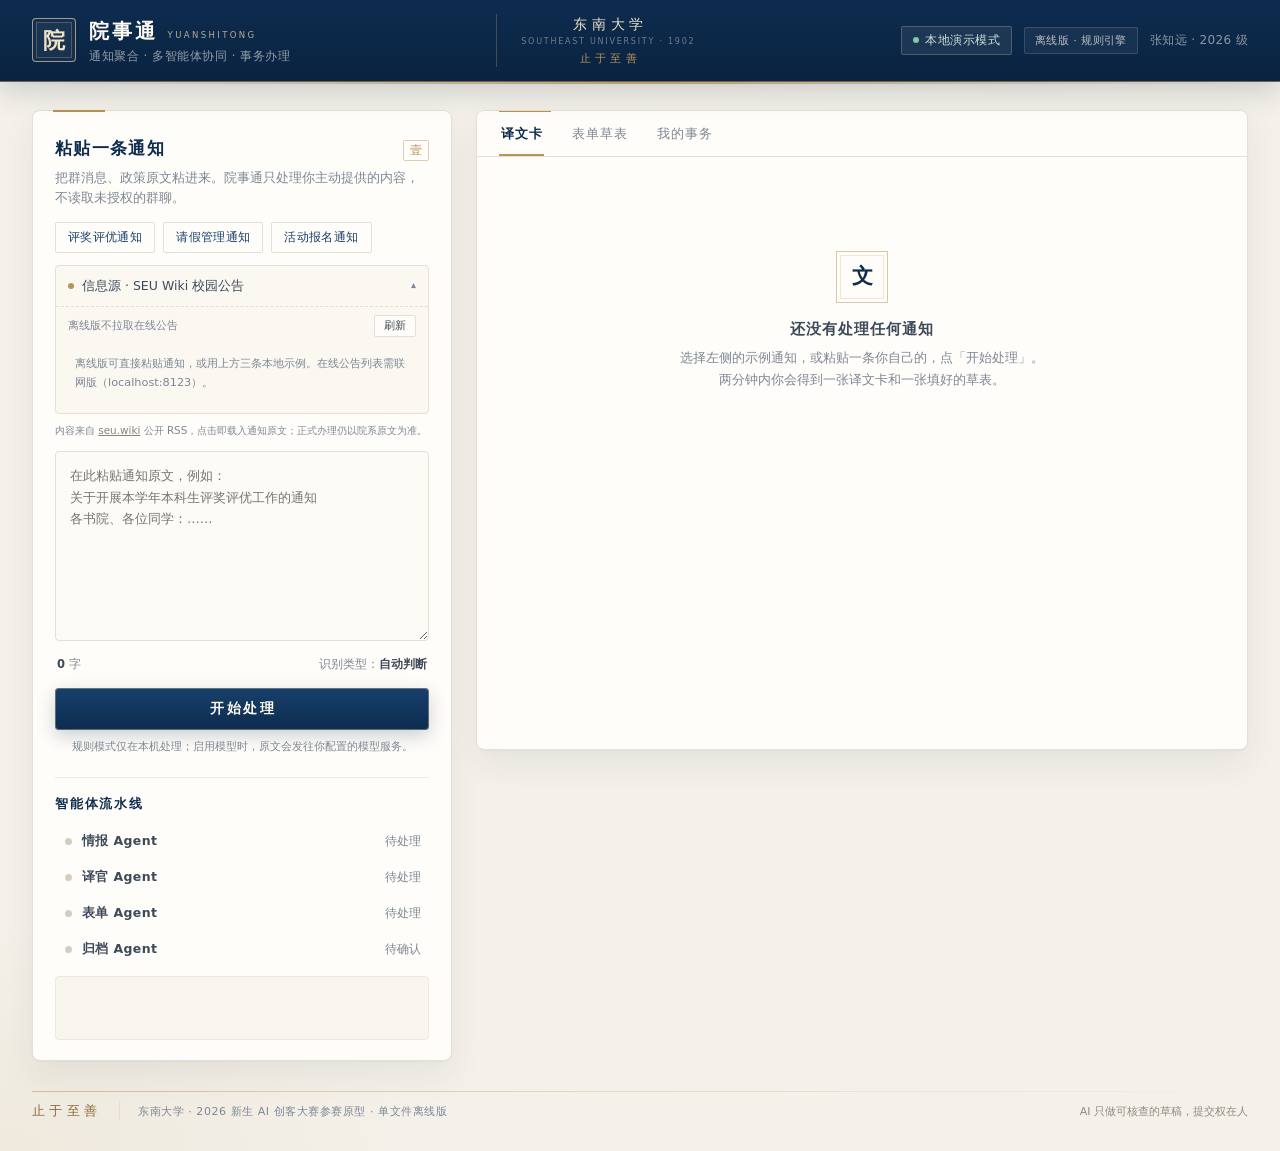
<file: docs/index.html>
<!DOCTYPE html>
<html lang="zh-CN">
<head>
<meta charset="UTF-8">
<meta name="viewport" content="width=device-width, initial-scale=1.0">
<title>院事通@至善鱼 · 通知聚合与事务办理（离线版）</title>
<style>
/* 启程 · 视觉基调沿用东南大学的「东大蓝 + 米纸 + 鎏金」，
   标题用宋体以贴近学府气质，正文保持无衬线以保证屏读效率。 */
:root{
  --ink:#1b2531;
  --ink-2:#3d4a59;
  --muted:#7d8794;
  --line:#e6dfd3;
  --line-soft:#eee8dd;
  --bg:#f4f1ea;
  --panel:#fffdf9;
  --blue:#0d2c4f;
  --blue-2:#17406c;
  --blue-soft:#edf1f6;
  --blue-line:#cfd9e5;
  --gold:#b8935a;
  --gold-deep:#8c6c3a;
  --gold-soft:#f6efe1;
  --amber:#a9660d;
  --amber-soft:#fdf3e2;
  --green:#1d6f4b;
  --green-soft:#eaf4ee;
  --red:#a8342b;
  --red-soft:#fdecea;
  --radius:8px;
  --shadow:0 1px 2px rgba(28,40,54,.04), 0 14px 34px rgba(28,40,54,.07);
  --serif:"Noto Serif SC","Source Han Serif SC","Songti SC","STSong","SimSun",serif;
}

*{box-sizing:border-box;}
html,body{margin:0;padding:0;}
body{
  background:
    radial-gradient(900px 420px at 80% -8%, #f0ece2 0%, rgba(240,236,226,0) 62%),
    radial-gradient(700px 380px at 0% 100%, #efe9dd 0%, rgba(239,233,221,0) 60%),
    var(--bg);
  color:var(--ink);
  font-family:"Microsoft YaHei","PingFang SC","Hiragino Sans GB",system-ui,-apple-system,"Segoe UI",sans-serif;
  font-size:14px;
  line-height:1.6;
  -webkit-font-smoothing:antialiased;
  min-height:100vh;
}
body::before{
  content:"止于至善";
  position:fixed;right:26px;top:150px;
  writing-mode:vertical-rl;
  font-family:var(--serif);
  font-size:42px;letter-spacing:.34em;
  color:rgba(13,44,79,.045);
  pointer-events:none;z-index:0;
}
h1,h2,h3,h4,p,ol,ul{margin:0;}
h1,h2,h3,h4{font-family:var(--serif);}
button{font-family:inherit;}

/* ---------- 顶栏 ---------- */
.topbar{
  display:flex;align-items:center;gap:24px;
  padding:14px 32px;
  background:linear-gradient(180deg,#0d2c4f 0%,#0a2340 100%);
  border-bottom:1px solid rgba(184,147,90,.55);
  box-shadow:0 10px 26px rgba(9,28,49,.16);
  position:sticky;top:0;z-index:20;
}
.topbar::after{
  content:"";position:absolute;left:0;right:0;bottom:-3px;height:2px;
  background:linear-gradient(90deg,rgba(184,147,90,0),rgba(184,147,90,.85),rgba(184,147,90,0));
  pointer-events:none;
}
.brand{display:flex;align-items:center;gap:13px;flex:none;}
.logo{
  width:44px;height:44px;border-radius:4px;display:grid;place-items:center;
  background:rgba(255,255,255,.06);
  border:1px solid rgba(216,193,154,.72);
  box-shadow:inset 0 0 0 3px rgba(13,44,79,.9), inset 0 0 0 4px rgba(216,193,154,.28);
  color:#f0e2c6;font-family:var(--serif);font-size:22px;font-weight:600;
}
.brand-text h1{
  font-size:20px;letter-spacing:.16em;color:#fdfaf4;font-weight:600;
  display:flex;align-items:baseline;gap:9px;
}
.h1-en{
  font-family:"Segoe UI",system-ui,sans-serif;font-size:8.5px;font-weight:500;
  letter-spacing:.28em;color:rgba(216,193,154,.85);
}
.brand-text p{font-size:11.5px;color:rgba(247,243,234,.58);letter-spacing:.05em;}
.school{
  display:flex;flex-direction:column;align-items:center;gap:1px;
  margin-left:auto;padding-left:24px;margin-right:auto;
  border-left:1px solid rgba(216,193,154,.26);
  text-align:center;line-height:1.5;
}
.school-name{
  font-family:var(--serif);font-size:14px;letter-spacing:.34em;
  color:#f0e3c9;text-indent:.34em;
}
.school-en{
  font-size:8px;letter-spacing:.22em;color:rgba(247,243,234,.42);
  font-family:"Segoe UI",system-ui,sans-serif;
}
.school-motto{
  margin-top:2px;font-family:var(--serif);font-size:10.5px;letter-spacing:.4em;
  color:var(--gold);text-indent:.4em;
}
.userbar{display:flex;align-items:center;gap:12px;font-size:12px;color:rgba(247,243,234,.78);flex:none;}
.mode-tag{
  display:inline-flex;align-items:center;gap:6px;padding:4px 11px;border-radius:2px;
  background:rgba(255,255,255,.07);border:1px solid rgba(216,193,154,.28);
  color:#cfe3d8;font-size:11.5px;letter-spacing:.04em;
}
.engine-tag{
  font-size:11px;padding:4px 10px;border-radius:2px;
  background:rgba(255,255,255,.05);color:rgba(247,243,234,.72);
  border:1px solid rgba(255,255,255,.14);white-space:nowrap;letter-spacing:.04em;
}
.engine-tag.llm{background:rgba(216,193,154,.14);color:#eddcbe;border-color:rgba(216,193,154,.5);}
.pulse{width:6px;height:6px;border-radius:50%;background:#7fc9a5;display:inline-block;animation:pulse 2.4s infinite;}
@keyframes pulse{0%,100%{opacity:1}50%{opacity:.35}}
.who{color:rgba(247,243,234,.55);letter-spacing:.03em;}

/* ---------- 布局 ---------- */
.layout{
  display:grid;grid-template-columns:minmax(340px,420px) 1fr;gap:24px;
  max-width:1360px;margin:0 auto;padding:28px 32px 40px;align-items:start;
  position:relative;z-index:1;
}
.panel{
  background:var(--panel);border:1px solid var(--line);border-radius:var(--radius);
  box-shadow:var(--shadow);position:relative;
}
.input-panel{padding:24px 22px 20px;}
.input-panel::before,.result-panel::before{
  content:"";position:absolute;top:-1px;left:20px;width:52px;height:2px;background:var(--gold);
}
.result-panel{padding:0;min-height:640px;display:flex;flex-direction:column;overflow:hidden;}
.result-panel::before{left:22px;}

/* ---------- 输入区 ---------- */
.panel-head{display:flex;align-items:baseline;justify-content:space-between;margin-bottom:6px;}
.panel-head h2{font-size:17px;letter-spacing:.08em;color:var(--blue);font-weight:600;}
.step-no{
  font-family:var(--serif);font-size:12px;color:var(--gold);
  border:1px solid rgba(184,147,90,.45);border-radius:2px;padding:1px 6px;line-height:1.4;
}
.hint{font-size:12.5px;color:var(--muted);margin-bottom:14px;}
.samples{display:flex;flex-wrap:wrap;gap:8px;margin-bottom:12px;}
.chip{
  border:1px solid var(--line);background:#fffdf9;color:var(--blue-2);
  padding:6px 12px;border-radius:2px;font-size:12px;cursor:pointer;transition:.18s;
  letter-spacing:.03em;
}
.chip:hover{background:var(--gold-soft);border-color:rgba(184,147,90,.55);color:var(--gold-deep);}
.chip:active{transform:translateY(1px);}

/* ---------- 信息源 ---------- */
.source-block{border:1px solid var(--line);border-radius:4px;background:#fbf8f2;margin-bottom:8px;}
.source-block summary{
  display:flex;align-items:center;gap:8px;padding:10px 12px;cursor:pointer;
  font-size:12.5px;color:var(--ink-2);list-style:none;user-select:none;
}
.source-block summary::-webkit-details-marker{display:none;}
.source-block summary::after{content:"▾";margin-left:auto;font-size:10px;color:var(--muted);transition:.2s;}
.source-block[open] summary::after{transform:rotate(180deg);}
.src-dot{width:6px;height:6px;border-radius:50%;background:var(--gold);flex:none;}
.src-count{font-size:10.5px;color:var(--muted);margin-left:auto;}
.source-block[open] .src-count{margin-right:14px;}
.source-inner{padding:0 10px 10px;border-top:1px dashed var(--line);}
.source-bar{display:flex;align-items:center;justify-content:space-between;gap:8px;padding:8px 2px 6px;font-size:10.8px;color:var(--muted);}
.ghost.mini{padding:3px 9px;font-size:10.8px;border-radius:2px;}
.source-list{list-style:none;margin:0;padding:0;max-height:190px;overflow:auto;}
.source-list li{padding:8px 9px;border-radius:3px;cursor:pointer;border:1px solid transparent;transition:.15s;}
.source-list li:hover,.source-list li:focus{background:var(--gold-soft);border-color:rgba(184,147,90,.28);outline:none;}
.src-item-title{font-size:12.2px;color:var(--ink-2);line-height:1.55;}
.src-item-meta{display:flex;align-items:center;gap:7px;font-size:10.4px;color:var(--muted);margin-top:3px;}
.src-cat{background:var(--blue-soft);color:var(--blue-2);border-radius:2px;padding:0 5px;}
.src-item-meta a{color:#8a8378;text-decoration:none;margin-left:auto;}
.src-item-meta a:hover{color:var(--gold-deep);text-decoration:underline;}
.source-list .empty{font-size:11.3px;color:var(--muted);padding:10px 8px;cursor:default;line-height:1.7;}
.source-list .empty:hover{background:transparent;border-color:transparent;}
.source-note{font-size:10.4px;color:var(--muted);line-height:1.6;margin:0 0 12px;}
.source-note a{color:#8a8378;}
.source-chip{
  display:flex;align-items:center;gap:8px;flex-wrap:wrap;font-size:11.3px;color:var(--ink-2);
  background:#fbf7ee;border:1px solid #e8ddc7;border-radius:4px;padding:6px 9px;margin:0 0 12px;
}
.source-chip .from{color:var(--gold-deep);font-weight:600;letter-spacing:.04em;}
.source-chip a{color:var(--blue-2);text-decoration:none;font-size:11px;}
.source-chip a:hover{text-decoration:underline;}
.tag.link{text-decoration:none;}
textarea{
  width:100%;height:190px;resize:vertical;padding:13px 14px;
  border:1px solid var(--line);border-radius:4px;background:#fdfbf6;
  font-family:inherit;font-size:12.8px;line-height:1.7;color:var(--ink-2);
  outline:none;transition:.18s;
}
textarea:focus{border-color:var(--blue-2);background:#fff;box-shadow:0 0 0 3px rgba(13,44,79,.07);}
.input-meta{display:flex;justify-content:space-between;font-size:11.5px;color:var(--muted);margin:8px 2px 14px;}
.input-meta b{color:var(--ink-2);font-weight:600;}

.primary{
  width:100%;padding:12px 16px;border:0;border-radius:4px;cursor:pointer;
  background:linear-gradient(180deg,#17406c,#0d2c4f);color:#fdf8ec;font-size:14px;font-weight:600;
  letter-spacing:.18em;text-indent:.18em;
  box-shadow:0 6px 18px rgba(13,44,79,.22), inset 0 0 0 1px rgba(216,193,154,.4);
  transition:.18s;
}
.primary:hover{filter:brightness(1.08);}
.primary:disabled{opacity:.5;cursor:not-allowed;box-shadow:none;}
.fineprint{font-size:11px;color:var(--muted);text-align:center;margin-top:8px;}

/* ---------- 流水线 ---------- */
.pipeline-block{margin-top:22px;border-top:1px solid var(--line-soft);padding-top:16px;}
.pipeline-block h3{font-size:12.5px;color:var(--blue);letter-spacing:.14em;margin-bottom:10px;}
.pipeline{list-style:none;padding:0;margin:0;display:flex;flex-direction:column;gap:2px;}
.pipeline li{
  display:flex;align-items:center;gap:10px;padding:7px 8px;border-radius:3px;font-size:12.5px;
  color:var(--muted);transition:.2s;border-left:2px solid transparent;
}
.pipeline li .dot{
  width:7px;height:7px;border-radius:50%;background:#d5cdc0;flex:none;transition:.2s;
}
.pipeline li .name{color:var(--ink-2);font-weight:600;min-width:82px;letter-spacing:.03em;}
.pipeline li .state{margin-left:auto;font-size:11.5px;}
.pipeline li.running{background:var(--blue-soft);border-left-color:var(--blue-2);}
.pipeline li.running .dot{background:var(--blue-2);animation:pulse 1.1s infinite;}
.pipeline li.running .state{color:var(--blue-2);}
.pipeline li.done .dot{background:var(--green);}
.pipeline li.done .state{color:var(--green);}
.pipeline li.wait .dot{background:var(--gold);}
.pipeline li.wait .state{color:var(--gold-deep);}

.log{
  margin-top:10px;background:#f9f6ef;border:1px solid var(--line-soft);border-radius:4px;
  padding:10px 12px;min-height:64px;max-height:132px;overflow:auto;
  font-family:ui-monospace,SFMono-Regular,Consolas,"Courier New",monospace;
  font-size:10.8px;line-height:1.75;color:#6a7480;
}
.log p{margin:0;opacity:0;animation:fadeIn .3s forwards;}
.log .ok{color:var(--green);}
.log .warn{color:var(--amber);}
@keyframes fadeIn{to{opacity:1}}

/* ---------- 结果区 ---------- */
.result-head{
  display:flex;align-items:center;justify-content:space-between;
  padding:0 22px;border-bottom:1px solid var(--line);gap:12px;flex-wrap:wrap;
  background:#fffdf9;
}
.tabs{display:flex;gap:26px;}
.tab{
  position:relative;border:0;background:transparent;color:var(--muted);font-size:12.8px;
  padding:15px 2px 13px;cursor:pointer;transition:.18s;white-space:nowrap;letter-spacing:.06em;
}
.tab:hover{color:var(--ink-2);}
.tab.active{color:var(--blue);font-weight:600;}
.tab.active::after{
  content:"";position:absolute;left:0;right:0;bottom:0;height:2px;background:var(--gold);
}
.timer{font-size:11.5px;color:var(--muted);}

.view{padding:22px;overflow:auto;flex:1;}
.view.hidden{display:none;}
.hidden{display:none !important;}

.empty-state{max-width:420px;margin:72px auto;text-align:center;color:var(--muted);}
.empty-icon{
  width:52px;height:52px;display:grid;place-items:center;margin:0 auto 14px;
  background:#fffdf9;border:1px solid rgba(184,147,90,.5);
  box-shadow:inset 0 0 0 3px #fffdf9, inset 0 0 0 4px rgba(184,147,90,.22);
  color:var(--blue);font-family:var(--serif);font-size:21px;font-weight:600;
}
.empty-state h3{font-size:15px;color:var(--ink-2);margin-bottom:6px;letter-spacing:.06em;}
.empty-state p{font-size:12.5px;line-height:1.8;}

/* ---------- 译文卡 ---------- */
.card-top{display:flex;align-items:flex-start;gap:8px;margin-bottom:14px;flex-wrap:wrap;}
.tag{
  font-size:11px;padding:3px 9px;border-radius:2px;background:var(--blue-soft);
  color:var(--blue-2);font-weight:600;letter-spacing:.05em;white-space:nowrap;
}
.tag.grey{background:#f3f0ea;color:#87817a;font-weight:400;}
.tag.amber{background:var(--amber-soft);color:var(--amber);}
.tag.green{background:var(--green-soft);color:var(--green);}
.card-title{
  font-size:21px;line-height:1.5;font-weight:600;letter-spacing:.03em;
  color:#152232;margin-bottom:12px;
}
.conclusion{
  border-left:3px solid var(--gold);
  background:linear-gradient(90deg,#fbf7ee,#fffdf9);
  padding:13px 16px;border-radius:0 4px 4px 0;
  font-family:var(--serif);font-size:15.5px;font-weight:600;color:#16243a;line-height:1.75;
  margin-bottom:20px;
}
.block{margin-bottom:20px;}
.block h4{
  font-size:12px;color:var(--gold-deep);letter-spacing:.16em;margin-bottom:9px;font-weight:600;
  display:flex;align-items:center;gap:8px;
}
.block h4::after{content:"";flex:1;height:1px;background:linear-gradient(90deg,rgba(184,147,90,.3),rgba(184,147,90,0));}
.actions{list-style:none;padding:0;margin:0;display:flex;flex-direction:column;gap:8px;}
.actions li{display:flex;gap:10px;align-items:flex-start;font-size:13.5px;color:var(--ink-2);cursor:pointer;}
.actions li .box{
  width:16px;height:16px;border:1px solid #c9c0b1;border-radius:2px;flex:none;margin-top:3px;
  display:grid;place-items:center;font-size:10px;color:transparent;transition:.15s;background:#fff;
}
.actions li.done .box{background:var(--green);border-color:var(--green);color:#fff;}
.actions li.done span{color:var(--muted);text-decoration:line-through;}

.kv-grid{display:grid;grid-template-columns:repeat(auto-fit,minmax(180px,1fr));gap:10px;}
.kv{border:1px solid var(--line);border-radius:3px;padding:10px 12px;background:#fdfbf6;}
.kv .k{font-size:11px;color:var(--muted);margin-bottom:3px;letter-spacing:.05em;}
.kv .v{font-size:13.5px;color:var(--ink);font-weight:600;word-break:break-all;}
.kv .v.small{font-size:12.5px;font-weight:400;color:var(--ink-2);}

.materials{display:flex;flex-wrap:wrap;gap:8px;}
.mat{
  font-size:12.5px;padding:5px 11px;border-radius:2px;background:var(--gold-soft);
  border:1px solid rgba(184,147,90,.28);color:var(--gold-deep);
}

details.origin{border:1px solid var(--line);border-radius:4px;overflow:hidden;background:#fdfbf6;}
details.origin summary{
  cursor:pointer;padding:10px 14px;font-size:12.5px;color:var(--blue-2);
  list-style:none;display:flex;align-items:center;justify-content:space-between;
}
details.origin summary::-webkit-details-marker{display:none;}
details.origin summary::after{content:"展开";font-size:11px;color:var(--muted);}
details.origin[open] summary::after{content:"收起";}
.origin-body{padding:4px 14px 14px;font-size:12.5px;line-height:1.95;color:var(--ink-2);border-top:1px dashed var(--line);}
mark{background:#f8e9c4;color:inherit;padding:0 2px;border-radius:1px;}

.card-foot{
  margin-top:8px;padding-top:14px;border-top:1px solid var(--line-soft);
  display:flex;align-items:center;justify-content:space-between;gap:12px;flex-wrap:wrap;
  font-size:11.5px;color:var(--muted);
}

/* ---------- 草表 ---------- */
.form-head{display:flex;align-items:center;gap:10px;flex-wrap:wrap;margin-bottom:4px;}
.form-name{font-size:18px;font-weight:600;letter-spacing:.04em;color:#16243a;font-family:var(--serif);}
.form-note{font-size:12.5px;color:var(--muted);margin-bottom:14px;}
.miss-bar{
  display:flex;align-items:center;gap:10px;background:var(--amber-soft);border:1px solid #efd9b6;
  color:var(--amber);border-radius:3px;padding:9px 12px;font-size:12.5px;margin-bottom:14px;
}
.miss-bar b{font-size:13px;}
.checks{margin-top:14px;border:1px solid var(--line);border-radius:3px;padding:10px 14px;background:#fdfbf6;}
.checks h4{font-size:11px;color:var(--muted);letter-spacing:.08em;margin-bottom:5px;font-family:inherit;}
.checks ul{margin:0;padding-left:16px;font-size:12.5px;color:var(--ink-2);line-height:1.85;}
.checks li::marker{color:var(--gold);}

table.sheet{width:100%;border-collapse:collapse;font-size:12.8px;}
.sheet th{
  text-align:left;font-size:11px;color:var(--muted);font-weight:600;letter-spacing:.1em;
  padding:8px 10px;border-bottom:1px solid var(--line);white-space:nowrap;
}
.sheet td{padding:9px 10px;border-bottom:1px solid var(--line-soft);vertical-align:middle;}
.sheet td.label{color:var(--ink-2);width:31%;}
.sheet td.value{font-weight:600;color:var(--ink);}
.sheet tr.missing{background:#fffcf4;}
.sheet tr.missing td:first-child{box-shadow:inset 3px 0 0 var(--gold);}
.sheet td.src{width:104px;}
.sheet td.conf{width:96px;}
.sheet input[type=text],.sheet select{
  width:100%;padding:7px 9px;border:1px solid #e0cda8;border-radius:2px;background:#fff;
  font-family:inherit;font-size:12.5px;color:var(--ink);outline:none;
}
.sheet input[type=text]:focus,.sheet select:focus{border-color:var(--gold);box-shadow:0 0 0 3px rgba(184,147,90,.14);}
.srcbadge{font-size:10.5px;padding:2px 7px;border-radius:2px;white-space:nowrap;display:inline-block;}
.src-inline{display:none;}
.src-jwc{background:var(--blue-soft);color:var(--blue-2);}
.src-xg{background:var(--green-soft);color:var(--green);}
.src-self{background:#f2f0ec;color:#6c6a66;}
.src-infer{background:#f1edf7;color:#63508c;}
.src-none{background:var(--amber-soft);color:var(--amber);}
.confbar{display:inline-block;width:40px;height:3px;border-radius:0;background:#e7e1d6;vertical-align:middle;margin-right:6px;overflow:hidden;}
.confbar i{display:block;height:100%;background:var(--blue-2);}
.confbar i.low{background:var(--gold);}
.confnum{font-size:10.5px;color:var(--muted);}

.confirm-box{
  margin-top:18px;border:1px solid var(--line);border-radius:3px;padding:14px;background:#fdfbf6;
}
.confirm-box label{display:flex;gap:9px;align-items:flex-start;font-size:12.5px;color:var(--ink-2);cursor:pointer;}
.confirm-box input[type=checkbox]{width:16px;height:16px;margin-top:2px;accent-color:var(--blue);flex:none;}
.confirm-actions{display:flex;gap:10px;margin-top:12px;align-items:center;}
.confirm-actions .primary{width:auto;padding:10px 20px;font-size:13px;letter-spacing:.1em;text-indent:.1em;}
.ghost{
  padding:10px 16px;border:1px solid var(--line);background:#fffdf9;border-radius:3px;
  font-size:12.5px;color:var(--ink-2);cursor:pointer;transition:.18s;white-space:nowrap;
}
.ghost:hover{border-color:rgba(184,147,90,.55);background:var(--gold-soft);color:var(--gold-deep);}

/* ---------- 归档 ---------- */
.archive-toolbar{display:flex;gap:10px;margin-bottom:16px;}
.archive-toolbar input{
  flex:1;padding:9px 12px;border:1px solid var(--line);border-radius:3px;background:#fdfbf6;
  font-family:inherit;font-size:12.5px;outline:none;
}
.archive-toolbar input:focus{border-color:var(--blue-2);background:#fff;}
.rec{
  border:1px solid var(--line);border-left:2px solid rgba(184,147,90,.35);
  border-radius:3px;padding:13px 15px;margin-bottom:10px;
  background:#fffdf9;transition:.18s;
}
.rec:hover{border-color:rgba(184,147,90,.5);border-left-color:var(--gold);box-shadow:0 6px 18px rgba(28,40,54,.06);}
.rec-top{display:flex;align-items:center;gap:8px;margin-bottom:6px;flex-wrap:wrap;}
.rec-title{font-size:13.8px;font-weight:600;color:#16243a;font-family:var(--serif);letter-spacing:.02em;}
.rec-meta{font-size:11.5px;color:var(--muted);display:flex;gap:12px;flex-wrap:wrap;}
.rec-actions{margin-left:auto;display:flex;gap:8px;}
.rec-actions button{font-size:11.5px;padding:4px 10px;}
.rec-empty{text-align:center;color:var(--muted);font-size:12.5px;padding:48px 0;}

/* ---------- 弹层 ---------- */
.modal{position:fixed;inset:0;display:grid;place-items:center;z-index:50;padding:24px;}
.modal.hidden{display:none;}
.modal-mask{position:absolute;inset:0;background:rgba(13,44,79,.42);backdrop-filter:blur(2px);}
.modal-card{
  position:relative;width:min(620px,100%);max-height:88vh;display:flex;flex-direction:column;
  background:#fffdf9;border-radius:4px;border-top:3px solid var(--gold);
  box-shadow:0 24px 60px rgba(9,28,49,.32);overflow:hidden;
  animation:rise .22s ease-out;
}
@keyframes rise{from{transform:translateY(10px);opacity:0}to{transform:none;opacity:1}}
.modal-head{display:flex;align-items:center;justify-content:space-between;padding:16px 20px;border-bottom:1px solid var(--line);}
.modal-head h3{font-size:15.5px;letter-spacing:.06em;color:var(--blue);}
.icon-btn{border:0;background:transparent;font-size:20px;color:var(--muted);cursor:pointer;line-height:1;padding:4px 8px;border-radius:2px;}
.icon-btn:hover{background:var(--gold-soft);color:var(--gold-deep);}
.modal-body{padding:20px;overflow:auto;}
.modal-foot{padding:14px 20px;border-top:1px solid var(--line);background:#fbf8f2;display:flex;align-items:center;justify-content:space-between;gap:12px;flex-wrap:wrap;}
.modal-note{font-size:11.5px;color:var(--amber);}
.modal-actions{display:flex;gap:9px;}
.modal-actions .primary{width:auto;padding:9px 18px;font-size:12.5px;}

.paper{
  border:1px solid #d9d1c2;padding:26px 28px;background:#fff;
  box-shadow:inset 0 0 0 4px #fff, inset 0 0 0 5px #ece4d1;
}
.paper h4{
  font-family:var(--serif);font-size:17px;text-align:center;margin-bottom:4px;letter-spacing:.2em;
  color:#14243a;text-indent:.2em;
}
.paper .paper-sub{text-align:center;font-size:11px;color:var(--muted);margin-bottom:18px;letter-spacing:.06em;}
.paper table{width:100%;border-collapse:collapse;font-size:12px;}
.paper td{border:1px solid #ddd6c8;padding:8px 10px;}
.paper td.k{background:#faf7f0;width:31%;color:var(--ink-2);font-family:var(--serif);}
.paper td.v{color:var(--ink);}
.paper .paper-sign{margin-top:18px;font-size:11.5px;color:var(--muted);display:flex;justify-content:space-between;}

/* ---------- 页脚 ---------- */
.site-foot{
  max-width:1360px;margin:0 auto;padding:0 32px 30px;
  display:flex;align-items:center;gap:18px;flex-wrap:wrap;
  font-size:11px;color:var(--muted);position:relative;z-index:1;
}
.site-foot::before{content:"";position:absolute;left:32px;right:32px;top:-10px;height:1px;background:linear-gradient(90deg,rgba(184,147,90,.5),rgba(184,147,90,0));}
.foot-motto{
  font-family:var(--serif);font-size:12.5px;color:var(--gold-deep);letter-spacing:.34em;
  padding-right:18px;border-right:1px solid var(--line);
}
.foot-meta{letter-spacing:.05em;}
.foot-note{margin-left:auto;color:#918a80;}

/* ---------- toast ---------- */
.toast{
  position:fixed;left:50%;bottom:28px;transform:translate(-50%,20px);opacity:0;pointer-events:none;
  background:#0d2c4f;color:#f7f3ea;font-size:12.5px;padding:10px 16px;border-radius:2px;
  border:1px solid rgba(216,193,154,.45);
  transition:.24s;z-index:60;box-shadow:0 10px 30px rgba(9,28,49,.24);
}
.toast.show{opacity:1;transform:translate(-50%,0);}

/* ---------- 打印 ---------- */
@media print{
  body{background:#fff;}
  body::before{display:none;}
  .topbar,.layout,.toast,.site-foot,.modal-head,.modal-foot,.modal-mask{display:none !important;}
  .modal{position:static;padding:0;display:block;}
  .modal-card{box-shadow:none;max-height:none;width:100%;border-radius:0;}
  .modal-body{padding:0;overflow:visible;}
  .paper{border:0;padding:0;box-shadow:none;}
}

/* ---------- 响应式 ---------- */
@media (max-width:1200px){
  body::before{display:none;}
}
@media (max-width:960px){
  .topbar{padding:12px 18px;gap:12px;flex-wrap:wrap;}
  .school{display:none;}
  .who{display:none;}
  .layout{grid-template-columns:1fr;padding:20px 14px 32px;gap:16px;}
  .result-panel{min-height:520px;}
  .input-panel{padding:20px 18px 18px;}
  .view{padding:16px;}
  .card-title{font-size:18px;}
  .sheet td.src,.sheet td.conf{display:none;}
  .sheet th:nth-child(3),.sheet th:nth-child(4){display:none;}
  .src-inline{display:inline-block;margin-top:5px;font-size:10px;}
  .sheet td.value{line-height:1.5;}
  .rec-actions{margin-left:0;}
  .site-foot{padding:0 16px 24px;gap:10px;}
  .foot-note{display:none;}
}

</style>
</head>
<body>
<header class="topbar">
  <div class="brand">
    <div class="logo">院</div>
    <div class="brand-text">
      <h1>院事通<span class="h1-en">YUANSHITONG</span></h1>
      <p>通知聚合 · 多智能体协同 · 事务办理</p>
    </div>
  </div>
  <div class="school">
    <span class="school-name">东南大学</span>
    <span class="school-en">SOUTHEAST UNIVERSITY · 1902</span>
    <span class="school-motto">止于至善</span>
  </div>
  <div class="userbar">
    <span class="mode-tag"><i class="pulse"></i>本地演示模式</span>
    <span class="engine-tag" id="engineTag" title="引擎状态">规则引擎</span>
    <span class="who">张知远 · 2026 级</span>
  </div>
</header>

<main class="layout">
  <!-- 左：输入与流水线 -->
  <section class="panel input-panel">
    <div class="panel-head">
      <h2>粘贴一条通知</h2>
      <span class="step-no">壹</span>
    </div>
    <p class="hint">把群消息、政策原文粘进来。院事通只处理你主动提供的内容，不读取未授权的群聊。</p>

    <div class="samples" id="samples"></div>

    <details class="source-block" id="sourceBlock" open>
      <summary>
        <i class="src-dot"></i>信息源 · SEU Wiki 校园公告
        <span class="src-count" id="sourceCount"></span>
      </summary>
      <div class="source-inner">
        <div class="source-bar">
          <span id="sourceHint">正在读取校园公告…</span>
          <button id="refreshSource" class="ghost mini" type="button">刷新</button>
        </div>
        <ul class="source-list" id="sourceList"></ul>
      </div>
    </details>
    <p class="source-note">内容来自 <a href="https://seu.wiki/" target="_blank" rel="noopener">seu.wiki</a> 公开 RSS，点击即载入通知原文；正式办理仍以院系原文为准。</p>

    <textarea id="notice" spellcheck="false" placeholder="在此粘贴通知原文，例如：&#10;关于开展本学年本科生评奖评优工作的通知&#10;各书院、各位同学：……"></textarea>
    <div class="input-meta">
      <span><b id="charCount">0</b> 字</span>
      <span>识别类型：<b id="typeHint">自动判断</b></span>
    </div>
    <div class="source-chip hidden" id="sourceChip"></div>

    <button id="run" class="primary" type="button">开始处理</button>
    <p class="fineprint">规则模式仅在本机处理；启用模型时，原文会发往你配置的模型服务。</p>

    <div class="pipeline-block">
      <h3>智能体流水线</h3>
      <ol class="pipeline" id="pipeline">
        <li data-agent="intel"><span class="dot"></span><span class="name">情报 Agent</span><span class="state">待处理</span></li>
        <li data-agent="trans"><span class="dot"></span><span class="name">译官 Agent</span><span class="state">待处理</span></li>
        <li data-agent="form"><span class="dot"></span><span class="name">表单 Agent</span><span class="state">待处理</span></li>
        <li data-agent="archive"><span class="dot"></span><span class="name">归档 Agent</span><span class="state">待确认</span></li>
      </ol>
      <div class="log" id="log" aria-live="polite"></div>
    </div>
  </section>

  <!-- 右：结果三视图 -->
  <section class="panel result-panel">
    <div class="result-head">
      <div class="tabs" role="tablist" id="tabs">
        <button class="tab active" role="tab" aria-selected="true" data-view="card">译文卡</button>
        <button class="tab" role="tab" aria-selected="false" data-view="form">表单草表</button>
        <button class="tab" role="tab" aria-selected="false" data-view="archive">我的事务</button>
      </div>
      <span class="timer" id="timer"></span>
    </div>

    <div class="view" id="viewCard">
      <div class="empty-state" id="cardEmpty">
        <div class="empty-icon">文</div>
        <h3>还没有处理任何通知</h3>
        <p>选择左侧的示例通知，或粘贴一条你自己的，点「开始处理」。<br>两分钟内你会得到一张译文卡和一张填好的草表。</p>
      </div>
      <div id="cardBody" class="hidden"></div>
    </div>

    <div class="view hidden" id="viewForm">
      <div class="empty-state" id="formEmpty">
        <div class="empty-icon">表</div>
        <h3>草表会在理解通知之后生成</h3>
        <p>每个字段都标注来源：来自教务系统、学工系统、你本人，还是无法获取。取不到的格子会留空并高亮，绝不猜测。</p>
      </div>
      <div id="formBody" class="hidden"></div>
    </div>

    <div class="view hidden" id="viewArchive">
      <div class="archive-toolbar">
        <input id="search" type="search" placeholder="搜索标题、类型或截止时间…">
        <button id="exportAll" class="ghost" type="button">导出归档</button>
      </div>
      <div id="archiveBody"></div>
    </div>
  </section>
</main>

<footer class="site-foot">
  <span class="foot-motto">止于至善</span>
  <span class="foot-meta">东南大学 · 2026 新生 AI 创客大赛参赛原型 · 单文件离线版</span>
  <span class="foot-note">AI 只做可核查的草稿，提交权在人</span>
</footer>

<!-- 生成结果弹层 -->
<div class="modal hidden" id="modal" role="dialog" aria-modal="true" aria-label="草表预览">
  <div class="modal-mask" data-close></div>
  <div class="modal-card">
    <div class="modal-head">
      <h3 id="modalTitle">草表已生成</h3>
      <button class="icon-btn" data-close aria-label="关闭">×</button>
    </div>
    <div class="modal-body" id="modalBody"></div>
    <div class="modal-foot">
      <p class="modal-note">签名、盖章与提交仍由你本人完成。院事通不代提交。</p>
      <div class="modal-actions">
        <button class="ghost" data-close type="button">返回核对</button>
        <button class="primary" id="printBtn" type="button">打印 / 存为 PDF</button>
      </div>
    </div>
  </div>
</div>

<div class="toast" id="toast"></div>

<script>
/* 启程 · 智能体实现（本地规则版）
 * 四个 Agent：情报抽取 / 公文改写 / 表单映射 / 归档。
 * 演示版不调用外部大模型，所有判断均可复现、可核查。
 */
window.QC = (function () {
  "use strict";

  const PROFILE = {
    name: "张知远",
    sid: "2026A0312",
    college: "信息科学与工程学院",
    major: "信息工程",
    grade: "2026 级",
    gpa: "3.42",
    failCount: "0",
    discipline: "无纪律处分记录",
    awards: "2026 年校数学竞赛二等奖；军训优秀学员",
    practice: "2026 年暑期社会实践（南京）",
    phone: "138****6621",
    dorm: "桃园 5 舍 312",
    bank: "6222 **** **** 1189",
    guardian: "父亲 138****3092"
  };

  const SOURCE_LABEL = {
    jwc: "教务系统",
    xg: "学工系统",
    self: "本人填写",
    infer: "AI 推断",
    none: "无法获取"
  };

  const TYPE_LABEL = {
    award: "评奖评优",
    leave: "请假销假",
    activity: "活动报名",
    reimburse: "报销",
    unknown: "通用事务"
  };

  const SAMPLES = [
    {
      label: "评奖评优通知",
      type: "award",
      text:
        "关于开展 2026—2027 学年本科生评奖评优工作的通知\n" +
        "各书院、各位同学：\n" +
        "为做好本学年本科生评奖评优工作，现将有关事项通知如下：\n" +
        "一、评选范围：2026 级全体本科在校生（含转专业学生）。\n" +
        "二、评选条件：学年平均学分绩点不低于 3.0，无不及格课程，未受过纪律处分；申报「三好学生」须另附社会实践证明。\n" +
        "三、材料要求：请于 11 月 8 日 17:00 前将《本科生评奖评优申报表》一式两份、成绩单复印件、获奖证书复印件交至所在书院学生工作办公室（九龙湖校区文科楼 B203）。\n" +
        "四、其他：逾期不予受理。联系人：王老师，电话 025-52091234，邮箱 xgb@seu.edu.cn。"
    },
    {
      label: "请假管理通知",
      type: "leave",
      text:
        "关于国庆假期前后学生请假管理的通知\n" +
        "各位同学：\n" +
        "为保障假期前后教学秩序，现就请假事项通知如下：\n" +
        "一、离校须于 9 月 28 日 18:00 前在「学工系统」提交请假申请，并附家长知情同意书，经辅导员审批后方可离校。\n" +
        "二、请假三天以上须由书院分管领导复核；未经审批擅自离校的，按校纪校规处理。\n" +
        "三、返校后 24 小时内须在系统内销假，逾期未销假视为旷课。\n" +
        "联系人：李老师，电话 025-52095678。"
    },
    {
      label: "活动报名通知",
      type: "activity",
      text:
        "关于举办「书院文化节 · 新生之夜」活动的通知\n" +
        "各书院新生：\n" +
        "为丰富新生校园文化生活，定于 10 月 30 日 19:00 在九龙湖校区焦廷标馆举办「书院文化节 · 新生之夜」活动。\n" +
        "一、参加对象：2026 级全体本科新生。\n" +
        "二、报名方式：请于 10 月 28 日 18:00 前扫码报名，限 200 人，额满即止。\n" +
        "三、注意事项：活动当天请提前 15 分钟入场签到；需统一乘车前往的同学，请在报名时勾选「需要车辆接送」。\n" +
        "联系人：陈同学，电话 025-52098888。"
    }
  ];

  /* ---------- 情报 Agent ---------- */
  function detectType(text) {
    if (/评奖评优|奖学金|奖助|推优|入党积极分子|三好学生|优秀学生干部/.test(text)) return "award";
    if (/请假|销假|离校|返校/.test(text)) return "leave";
    if (/报名|活动|讲座|晚会|文化节/.test(text)) return "activity";
    if (/报销|发票|差旅|经费/.test(text)) return "reimburse";
    return "unknown";
  }

  function sentences(text) {
    return text.split(/(?<=[。；\n])/).map(function (s) { return s.trim(); }).filter(Boolean);
  }

  function findDeadline(text) {
    const re = /(\d{1,2})\s*月\s*(\d{1,2})\s*日(?:\s*(上午|下午)?\s*(\d{1,2})\s*[:：]\s*(\d{2}))?/g;
    const out = [];
    let m;
    while ((m = re.exec(text)) !== null) {
      const ctx = text.slice(Math.max(0, m.index - 34), m.index + m[0].length + 16);
      const pre = text.slice(Math.max(0, m.index - 8), m.index);
      let score = 0;
      if (/截止|不予受理|逾期|额满/.test(ctx)) score += 3;
      if (/前/.test(ctx)) score += 1;
      if (/提交|交至|报送|申报|报名|申请|材料|上交/.test(ctx)) score += 2;
      if (/请于|须于|应于|务必于|需于/.test(pre)) score += 2;
      if (/不晚于|不得晚于/.test(ctx)) score -= 3;
      else if (/条件|资格|须|要求/.test(ctx)) score -= 1;
      let hour = m[4] ? Number(m[4]) : null;
      if (hour !== null && m[3] === "下午" && hour < 12) hour += 12;
      out.push({
        raw: m[0].replace(/\s+/g, ""),
        month: Number(m[1]),
        day: Number(m[2]),
        hour: hour,
        minute: m[5] ? Number(m[5]) : null,
        urgent: score > 0,
        score: score,
        index: m.index
      });
    }
    if (!out.length) return null;
    out.sort(function (a, b) { return (b.score - a.score) || (a.index - b.index); });
    const d = out[0];
    if (d.score <= 0) return null;   // 只有条件性日期时，不把条件冒充截止时间
    const year = new Date().getFullYear();
    d.iso = year + "-" + String(d.month).padStart(2, "0") + "-" + String(d.day).padStart(2, "0");
    d.hm = d.hour === null ? "" : String(d.hour).padStart(2, "0") + ":" + String(d.minute).padStart(2, "0");
    return d;
  }

  function fmtDeadline(d) {
    if (!d) return "以原文为准";
    return d.month + " 月 " + d.day + " 日" + (d.hm ? " " + d.hm : "");
  }

  function findPlace(text) {
    const m = text.match(/(九龙湖|四牌楼|丁家桥|苏州)[^，。；\n)）]{0,18}/);
    return m ? m[0].replace(/[）)\s]+$/, "").trim() : "";
  }

  function findContact(text) {
    const name = text.match(/联系人[：:]\s*([\u4e00-\u9fa5]{2,4}(?:老师|同学|主任|处)?)/);
    const phone = text.match(/(?:0\d{2,3}[-\s]?\d{7,8}|1\d{10})/);
    const mail = text.match(/[\w.+-]+@[\w.-]+\.\w+/);
    return {
      name: name ? name[1] : "",
      phone: phone ? phone[0] : "",
      mail: mail ? mail[0] : ""
    };
  }

  function findAudience(text) {
    const m = text.match(/(?:评选范围|参加对象|参与对象|面向)[：:]\s*([^。；\n]+)/);
    return m ? m[1].trim() : "";
  }

  function findMaterials(text) {
    const hits = sentences(text).filter(function (s) {
      return /材料|一式|复印件|交至|附|提交|上传|原件/.test(s);
    });
    const items = [];
    const keys = [
      ["申报表", "《本科生评奖评优申报表》一式两份"],
      ["成绩单", "成绩单复印件"],
      ["获奖证书", "获奖证书复印件"],
      ["社会实践证明", "社会实践证明"],
      ["家长知情同意书", "家长知情同意书"],
      ["请假申请", "学工系统请假申请"],
      ["报名信息", "报名信息（扫码填写）"]
    ];
    keys.forEach(function (k) {
      if (text.indexOf(k[0]) !== -1) items.push(k[1]);
    });
    return { items: items, source: hits };
  }

  function ingest(text) {
    const type = detectType(text);
    const firstLine = text.split(/\n/)[0].trim();
    const deadline = findDeadline(text);
    const contact = findContact(text);
    const place = findPlace(text);
    const audience = findAudience(text);
    const materials = findMaterials(text);

    const fields = {
      type: 1,
      title: firstLine ? 1 : 0,
      deadline: deadline ? (deadline.urgent ? 0.95 : 0.82) : 0,
      place: place ? 0.86 : 0,
      contact: contact.name ? (contact.phone ? 0.93 : 0.74) : 0,
      audience: audience ? 0.9 : 0,
      materials: materials.items.length ? 0.88 : 0
    };
    const vals = Object.keys(fields).map(function (k) { return fields[k]; });
    const overall = vals.reduce(function (a, b) { return a + b; }, 0) / vals.length;

    return {
      type: type,
      typeLabel: TYPE_LABEL[type],
      title: firstLine || "未识别标题",
      deadline: deadline,
      place: place,
      contact: contact,
      audience: audience,
      materials: materials.items,
      evidence: materials.source,
      confidence: fields,
      overall: overall,
      charCount: text.replace(/\s/g, "").length
    };
  }

  /* ---------- 译官 Agent ---------- */
  function translate(ev) {
    const dl = fmtDeadline(ev.deadline);
    let conclusion, actions, caveats;

    if (ev.type === "award") {
      conclusion = ev.deadline
        ? "本学年评奖评优开始申报，" + dl + " 截止，逾期不予受理。"
        : "本学年评奖评优开始申报，原文未写明确切截止时间，请以院系原文为准。";
      actions = [
        "对照条件自查：学年绩点不低于 3.0、无不及格课程、无纪律处分",
        "备齐三样材料：申报表一式两份、成绩单复印件、获奖证书复印件",
        "在截止前交到" + (ev.place || "书院学生工作办公室") + "，现场登记",
        "确认是否申报「三好学生」——该类别另需社会实践证明"
      ];
      caveats = ["「三好学生」与「优秀学生干部」不可同时兼报，以书院最终口径为准。"];
    } else if (ev.type === "leave") {
      conclusion = ev.deadline
        ? "离校须在 " + dl + " 前完成线上请假审批，返校 24 小时内销假。"
        : "离校请假须先在「学工系统」提交并审批，原文未写明确切时间。";
      actions = [
        "在「学工系统」提交请假申请，不要只口头告知辅导员",
        "上传家长知情同意书，写明离校与返校时间",
        "请假超过三天，需辅导员与书院分管领导双重审批",
        "返校后 24 小时内销假，逾期按旷课处理"
      ];
      caveats = ["未经审批擅自离校按校纪校规处理，不要先走后补。"];
    } else if (ev.type === "activity") {
      conclusion = ev.deadline
        ? "活动 " + dl.replace("前", "") + " 前报名，名额有限、额满即止。"
        : "活动已开放报名，原文未写明确切截止时间，建议尽快报名。";
      actions = [
        "在截止前扫码报名，注意限 200 人",
        "记下活动时间与地点，加入日历提醒",
        "需要统一乘车前往的，报名时勾选「需要车辆接送」",
        "当天提前 15 分钟入场签到"
      ];
      caveats = ["报名成功不等于有座位，建议提前到场。"];
    } else {
      conclusion = "这是一条事务类通知，关键时间与材料见下方清单。";
      actions = [
        "确认通知的适用对象是否包含你",
        "按材料清单准备，注意份数与是否需复印件",
        "在截止时间前完成提交，并保留回执",
        "有疑问直接联系发文单位，不以群内传言为准"
      ];
      caveats = ["通知类型未能自动判断，请以原文为准。"];
    }

    return {
      conclusion: conclusion,
      actions: actions,
      caveats: caveats,
      deadlineText: dl,
      place: ev.place || "详见原文",
      contactText: ev.contact.name
        ? ev.contact.name + (ev.contact.phone ? " · " + ev.contact.phone : "") + (ev.contact.mail ? " · " + ev.contact.mail : "")
        : "原文未注明",
      audience: ev.audience || "原文未注明"
    };
  }

  /* ---------- 表单 Agent ---------- */
  function row(label, value, source, conf, opt) {
    return Object.assign({
      label: label,
      value: value || "",
      source: source,
      conf: conf,
      input: "text"
    }, opt || {});
  }

  function buildForm(ev) {
    let name, note, rows;

    if (ev.type === "award") {
      name = "本科生评奖评优申报表（草表）";
      note = "字段来自教务系统与学工系统；取不到的一律留空，不做推测。";
      rows = [
        row("姓名", PROFILE.name, "jwc", 0.99),
        row("学号", PROFILE.sid, "jwc", 0.99),
        row("学院 / 年级", PROFILE.college + " · " + PROFILE.grade, "xg", 0.98),
        row("专业", PROFILE.major, "jwc", 0.97),
        row("学年平均学分绩点", PROFILE.gpa, "jwc", 0.96),
        row("不及格课程门数", PROFILE.failCount, "jwc", 0.95),
        row("纪律处分记录", PROFILE.discipline, "xg", 0.9),
        row("获奖情况", PROFILE.awards, "xg", 0.88, { input: "textarea" }),
        row("申报类别", "", "none", 0, {
          required: true, input: "select", options: ["三好学生", "优秀学生干部", "单项奖"],
          hint: "系统中无此字段，请本人选择；三好学生需另附实践证明"
        }),
        row("社会实践证明编号", "", "none", 0, {
          required: true, hint: "申报三好学生时必填，填写证明编号或上传照片"
        }),
        row("联系电话", PROFILE.phone, "self", 0.99)
      ];
    } else if (ev.type === "leave") {
      name = "学生请假申请单（草表）";
      note = "起止时间按通知推断填写，请按实际行程修改。";
      rows = [
        row("姓名", PROFILE.name, "xg", 0.99),
        row("学号", PROFILE.sid, "xg", 0.99),
        row("学院 / 宿舍", PROFILE.college + " · " + PROFILE.dorm, "xg", 0.96),
        row("请假类型", "事假", "infer", 0.62, { input: "select", options: ["事假", "病假", "公假"] }),
        row("开始时间", "", "infer", 0, { required: true, hint: "按车票或行程填写，格式 2026-09-28 18:00" }),
        row("结束时间", "", "infer", 0, { required: true, hint: "返校时间须在销假时限内" }),
        row("请假事由", "", "self", 0, { required: true }),
        row("去向与联系方式", "", "self", 0, { required: true }),
        row("家长知情同意书", "", "none", 0, { required: true, hint: "填写已上传的文件名，或注明纸质件已交辅导员" }),
        row("本人联系电话", PROFILE.phone, "self", 0.99),
        row("紧急联系人", PROFILE.guardian, "xg", 0.9)
      ];
    } else if (ev.type === "activity") {
      name = "「新生之夜」活动报名表（草表）";
      note = "报名信息直接取自学工系统，勾选项需本人确认。";
      rows = [
        row("姓名", PROFILE.name, "xg", 0.99),
        row("学号", PROFILE.sid, "xg", 0.99),
        row("学院", PROFILE.college, "xg", 0.98),
        row("手机号", PROFILE.phone, "self", 0.99),
        row("是否需车辆接送", "", "none", 0, {
          required: true, input: "select", options: ["需要", "不需要"], hint: "通知要求报名时勾选"
        }),
        row("饮食禁忌 / 备注", "", "none", 0, { hint: "选填，便于现场安排" })
      ];
    } else {
      name = "事务办理草表（通用）";
      note = "通知类型未能识别，仅生成基础信息表。";
      rows = [
        row("姓名", PROFILE.name, "jwc", 0.99),
        row("学号", PROFILE.sid, "jwc", 0.99),
        row("学院", PROFILE.college, "xg", 0.98),
        row("办理事项", ev.title, "infer", 0.7),
        row("截止时间", fmtDeadline(ev.deadline), "infer", ev.deadline ? 0.86 : 0, { required: !ev.deadline }),
        row("联系电话", PROFILE.phone, "self", 0.99)
      ];
    }

    const missing = rows.filter(function (r) { return !r.value; });
    return {
      name: name,
      note: note,
      rows: rows,
      missing: missing.length,
      requiredMissing: rows.filter(function (r) { return r.required && !r.value; }).length
    };
  }

  function deadlineState(d) {
    if (!d) return { level: "unknown", text: "以原文为准" };
    const now = new Date();
    const target = new Date(d.iso + "T" + (d.hm || "23:59") + ":00");
    const diff = target - now;
    const days = Math.ceil(diff / 86400000);
    if (diff < 0) return { level: "over", text: "已截止" };
    if (days <= 2) return { level: "urgent", text: "剩 " + Math.max(1, days) + " 天" };
    return { level: "ok", text: "剩 " + days + " 天" };
  }

  return {
    PROFILE: PROFILE,
    SAMPLES: SAMPLES,
    SOURCE_LABEL: SOURCE_LABEL,
    TYPE_LABEL: TYPE_LABEL,
    ingest: ingest,
    translate: translate,
    buildForm: buildForm,
    fmtDeadline: fmtDeadline,
    deadlineState: deadlineState,
    sentences: sentences
  };
})();

</script>
<script>
/* 离线单文件版：拦截后端请求，全部走规则引擎 */
window.fetch = function (url) {
  var u = String(url);
  if (u.indexOf("/api/health") === 0) {
    return Promise.resolve(new Response(JSON.stringify({ configured: false, model: "", base: "" }),
      { status: 200, headers: { "Content-Type": "application/json" } }));
  }
  if (u.indexOf("/api/sources/seu") === 0) {
    return Promise.resolve(new Response(JSON.stringify({ ok: true, items: [], fetchedAt: Date.now() }),
      { status: 200, headers: { "Content-Type": "application/json" } }));
  }
  return Promise.reject(new Error("offline"));
};
/* 启程 · 交互与编排 */
(function () {
  "use strict";

  const QC = window.QC;
  const $ = function (sel) { return document.querySelector(sel); };
  const STORE_KEY = "qicheng.records.v1";

  const el = {
    samples: $("#samples"),
    notice: $("#notice"),
    charCount: $("#charCount"),
    typeHint: $("#typeHint"),
    run: $("#run"),
    pipeline: $("#pipeline"),
    log: $("#log"),
    tabs: $("#tabs"),
    timer: $("#timer"),
    engineTag: $("#engineTag"),
    sourceList: $("#sourceList"),
    sourceHint: $("#sourceHint"),
    sourceCount: $("#sourceCount"),
    refreshSource: $("#refreshSource"),
    sourceChip: $("#sourceChip"),
    cardEmpty: $("#cardEmpty"),
    cardBody: $("#cardBody"),
    formEmpty: $("#formEmpty"),
    formBody: $("#formBody"),
    archiveBody: $("#archiveBody"),
    search: $("#search"),
    exportAll: $("#exportAll"),
    modal: $("#modal"),
    modalTitle: $("#modalTitle"),
    modalBody: $("#modalBody"),
    printBtn: $("#printBtn"),
    toast: $("#toast")
  };

  const state = {
    extract: null,
    card: null,
    form: null,
    records: loadRecords(),
    startedAt: 0,
    engine: { configured: false, model: "" },
    source: null
  };

  /* ---------- 工具 ---------- */
  function esc(s) {
    return String(s == null ? "" : s)
      .replace(/&/g, "&amp;").replace(/</g, "&lt;").replace(/>/g, "&gt;")
      .replace(/"/g, "&quot;");
  }
  function sleep(ms) { return new Promise(function (r) { setTimeout(r, ms); }); }
  function nowTime() {
    const d = new Date();
    return String(d.getHours()).padStart(2, "0") + ":" + String(d.getMinutes()).padStart(2, "0") + ":" + String(d.getSeconds()).padStart(2, "0");
  }
  function toast(msg) {
    el.toast.textContent = msg;
    el.toast.classList.add("show");
    clearTimeout(toast._t);
    toast._t = setTimeout(function () { el.toast.classList.remove("show"); }, 2200);
  }
  function loadRecords() {
    try { return JSON.parse(localStorage.getItem(STORE_KEY)) || []; } catch (e) { return []; }
  }
  function saveRecords() {
    try { localStorage.setItem(STORE_KEY, JSON.stringify(state.records)); } catch (e) { /* 忽略配额错误 */ }
  }
  function setAgent(name, cls, text) {
    const li = el.pipeline.querySelector('[data-agent="' + name + '"]');
    if (!li) return;
    li.classList.remove("running", "done", "wait");
    if (cls) li.classList.add(cls);
    li.querySelector(".state").textContent = text;
  }
  function log(text, kind) {
    const p = document.createElement("p");
    if (kind) p.className = kind;
    p.textContent = "[" + nowTime() + "] " + text;
    el.log.appendChild(p);
    el.log.scrollTop = el.log.scrollHeight;
  }
  async function api(path, body, timeoutMs) {
    const ctrl = new AbortController();
    const timer = setTimeout(function () { ctrl.abort(); }, timeoutMs || 40000);
    try {
      const resp = await fetch(path, {
        method: "POST",
        headers: { "Content-Type": "application/json" },
        body: JSON.stringify(body),
        signal: ctrl.signal
      });
      const data = await resp.json().catch(function () { return {}; });
      return Object.assign({ httpStatus: resp.status }, data);
    } finally {
      clearTimeout(timer);
    }
  }

  async function initEngine() {
    try {
      const r = await fetch("/api/health", { cache: "no-store" });
      if (!r.ok) throw new Error("no api");
      const j = await r.json();
      state.engine.configured = !!j.configured;
      state.engine.model = j.model || "";
      if (j.configured) {
        el.engineTag.textContent = "LLM · " + j.model;
        el.engineTag.classList.add("llm");
        el.engineTag.title = "模型服务：" + j.base;
      } else {
        el.engineTag.textContent = "离线版 · 规则引擎";
        el.engineTag.title = "单文件离线版：不联网、不调用模型，全部判断可复现";
      }
    } catch (e) {
      el.engineTag.textContent = "规则引擎（离线）";
      el.engineTag.title = "未检测到后端服务，使用本地规则引擎";
    }
  }

  function switchTab(name) {
    el.tabs.querySelectorAll(".tab").forEach(function (b) {
      const on = b.dataset.view === name;
      b.classList.toggle("active", on);
      b.setAttribute("aria-selected", on ? "true" : "false");
    });
    $("#viewCard").classList.toggle("hidden", name !== "card");
    $("#viewForm").classList.toggle("hidden", name !== "form");
    $("#viewArchive").classList.toggle("hidden", name !== "archive");
    if (name === "archive") renderArchive(el.search.value);
  }

  /* ---------- 初始化 ---------- */
  QC.SAMPLES.forEach(function (s) {
    const b = document.createElement("button");
    b.type = "button";
    b.className = "chip";
    b.textContent = s.label;
    b.addEventListener("click", function () {
      el.notice.value = s.text;
      state.source = null;
      renderSourceChip();
      updateInputMeta();
      el.notice.focus();
    });
    el.samples.appendChild(b);
  });

  function updateInputMeta() {
    const t = el.notice.value;
    el.charCount.textContent = t.replace(/\s/g, "").length;
    el.typeHint.textContent = t.trim() ? QC.TYPE_LABEL[QC.ingest(t).type] : "自动判断";
  }
  el.notice.addEventListener("input", function () {
    updateInputMeta();
    if (state.source && el.notice.value !== state.source.text) {
      state.source = null;
      renderSourceChip();
    }
  });
  el.notice.addEventListener("keydown", function (e) {
    if ((e.ctrlKey || e.metaKey) && e.key === "Enter") { e.preventDefault(); runPipeline(); }
  });

  el.tabs.addEventListener("click", function (e) {
    const b = e.target.closest(".tab");
    if (b) switchTab(b.dataset.view);
  });

  el.run.addEventListener("click", runPipeline);

  /* ---------- 信息源：SEU Wiki ---------- */
  function shortDate(iso) {
    if (!iso) return "";
    const d = new Date(iso);
    if (isNaN(d.getTime())) return "";
    return (d.getMonth() + 1) + "-" + String(d.getDate()).padStart(2, "0");
  }

  function renderSourceChip() {
    if (!state.source) {
      el.sourceChip.classList.add("hidden");
      el.sourceChip.innerHTML = "";
      return;
    }
    el.sourceChip.classList.remove("hidden");
    el.sourceChip.innerHTML = '<span class="from">来源 · SEU Wiki</span>'
      + "<span>" + esc(state.source.title.length > 26 ? state.source.title.slice(0, 26) + "…" : state.source.title) + "</span>"
      + '<a href="' + esc(state.source.url) + '" target="_blank" rel="noopener">查看条目 ↗</a>'
      + (state.source.origin ? '<a href="' + esc(state.source.origin) + '" target="_blank" rel="noopener">院系原文 ↗</a>' : "");
  }

  function pickSource(item) {
    el.notice.value = item.text;
    state.source = {
      name: "SEU Wiki",
      text: item.text,
      title: item.title,
      url: item.url,
      origin: item.origin
    };
    renderSourceChip();
    updateInputMeta();
    el.notice.focus();
  }

  function renderSourceList(items, fetchedAt) {
    el.sourceCount.textContent = items.length + " 条";
    const fetched = new Date(fetchedAt);
    el.sourceHint.textContent = "SEU Wiki 公开 RSS · "
      + (isNaN(fetched.getTime()) ? "" : shortDate(fetched.toISOString()) + " ")
      + "更新 · 点击载入";
    if (!items.length) {
      el.sourceList.innerHTML = '<li class="empty">信息源暂时没有新条目，可直接粘贴通知。</li>';
      return;
    }
    el.sourceList.innerHTML = items.map(function (it, i) {
      return '<li tabindex="0" role="button" data-src="' + i + '">'
        + '<div class="src-item-title">' + esc(it.title) + "</div>"
        + '<div class="src-item-meta">'
        + (it.category ? '<span class="src-cat">' + esc(it.category) + "</span>" : "")
        + "<span>" + esc((it.author || "").replace(/noreply@seu\.wiki\s*\(?\)?/, "").replace(/[()]/g, "")) + "</span>"
        + "<span>" + shortDate(it.date) + "</span>"
        + (it.origin ? '<a href="' + esc(it.origin) + '" target="_blank" rel="noopener">院系原文 ↗</a>' : "")
        + "</div></li>";
    }).join("");

    el.sourceList.querySelectorAll("[data-src]").forEach(function (li) {
      const item = items[Number(li.dataset.src)];
      li.addEventListener("click", function (e) {
        if (e.target.closest("a")) return;
        pickSource(item);
      });
      li.addEventListener("keydown", function (e) {
        if (e.key === "Enter" || e.key === " ") {
          e.preventDefault();
          pickSource(item);
        }
      });
    });
  }

  async function loadSeu() {
    el.sourceCount.textContent = "";
    el.sourceHint.textContent = "离线版不拉取在线公告";
    el.sourceList.innerHTML = '<li class="empty">离线版可直接粘贴通知，或用上方三条本地示例。'
      + "在线公告列表需联网版（localhost:8123）。</li>";
  }

  el.refreshSource.addEventListener("click", function (e) {
    e.preventDefault();
    loadSeu();
  });

  /* ---------- 流水线 ---------- */
  async function runPipeline() {
    const text = el.notice.value.trim();
    if (text.length < 40) {
      toast("请先粘贴一条通知，或以示例开始");
      return;
    }

    state.startedAt = performance.now();
    el.run.disabled = true;
    el.run.textContent = "处理中…";
    el.log.innerHTML = "";
    el.timer.textContent = "";
    el.pipeline.querySelectorAll("li").forEach(function (li) {
      li.classList.remove("running", "done", "wait");
      li.querySelector(".state").textContent = "待处理";
    });
    setAgent("archive", null, "待你确认");

    try {
      /* 情报 Agent */
      setAgent("intel", "running", "运行中");
      log("情报 Agent 启动：定位标题、适用对象、截止时间与材料…");
      await sleep(560);
      state.extract = QC.ingest(text);
      state.card = QC.translate(state.extract);
      state.form = QC.buildForm(state.extract);
      setAgent("intel", "done", "完成");
      log("情报 Agent：" + (state.source
        ? "读取 SEU Wiki 条目「" + state.source.title + "」，识别为「" + state.extract.typeLabel + "」，"
        : "识别为「" + state.extract.typeLabel + "」，")
        + "字段平均置信度 " + state.extract.overall.toFixed(2) + "，"
        + (state.extract.deadline ? "截止 " + QC.fmtDeadline(state.extract.deadline) : "未找到明确截止") + "。");

      /* 译官 Agent */
      setAgent("trans", "running", "运行中");
      log("译官 Agent 启动：" + (state.engine.configured
        ? "调用 " + state.engine.model + " 改写，输出将做事实校验…"
        : "未配置模型，使用规则引擎改写…"));
      let llmCard = null;
      if (state.engine.configured) {
        try {
          const res = await api("/api/translate", {
            text: text,
            extract: {
              typeLabel: state.extract.typeLabel,
              title: state.extract.title,
              deadlineText: QC.fmtDeadline(state.extract.deadline),
              place: state.extract.place,
              contact: state.extract.contact,
              audience: state.extract.audience,
              materials: state.extract.materials
            }
          });
          if (res && res.ok && res.card) llmCard = res.card;
          else if (res && res.error) log("译官 Agent：" + res.error + "，已回退规则引擎。", "warn");
        } catch (e) {
          log("译官 Agent：模型接口不可达（" + (e.name || "error") + "），已回退规则引擎。", "warn");
        }
      }
      if (llmCard) {
        state.card = Object.assign(state.card, llmCard, { engine: "llm" });
      } else {
        state.card.engine = "rule";
        await sleep(420);
      }
      setAgent("trans", "done", "完成");
      log("译官 Agent：输出结论 1 条、行动 " + state.card.actions.length + " 步，" +
          (llmCard ? "已通过事实校验（无新增时间与地点）" : "由规则引擎生成，逐句可溯源") + "。",
          llmCard ? "ok" : null);

      /* 表单 Agent */
      setAgent("form", "running", "运行中");
      log("表单 Agent 启动：按字段映射本人档案，标注来源与置信度…");
      let llmForm = null;
      if (state.engine.configured) {
        try {
          const res = await api("/api/form", {
            text: text,
            extract: { typeLabel: state.extract.typeLabel, deadlineText: QC.fmtDeadline(state.extract.deadline), materials: state.extract.materials },
            profile: QC.PROFILE,
            type: state.extract.type
          });
          if (res && res.ok && res.values) llmForm = res;
          else if (res && res.error) log("表单 Agent：" + res.error, "warn");
        } catch (e) {
          log("表单 Agent：模型接口不可达（" + (e.name || "error") + "），已回退规则引擎。", "warn");
        }
      }
      if (llmForm) {
        let applied = 0;
        state.form.rows.forEach(function (r) {
          const v = llmForm.values[r.label];
          if (v && typeof v.value === "string" && v.value) {
            r.value = v.value;
            r.source = v.source || "infer";
            r.conf = typeof v.confidence === "number" ? v.confidence : r.conf;
            applied += 1;
          }
        });
        state.form.checks = llmForm.checks || [];
        state.form.missing = state.form.rows.filter(function (r) { return !r.value; }).length;
        state.form.requiredMissing = state.form.rows.filter(function (r) { return r.required && !r.value; }).length;
        log("表单 Agent：模型回填 " + applied + " 个字段，身份字段按档案锁定，" +
            state.form.missing + " 项仍需本人补充。", state.form.missing ? "warn" : "ok");
      } else {
        await sleep(460);
        log("表单 Agent：生成 " + state.form.rows.length + " 个字段，其中 " + state.form.missing +
            " 项无法自动获取，已高亮留空。", state.form.missing ? "warn" : "ok");
      }
      setAgent("form", "done", "完成");

      const cost = ((performance.now() - state.startedAt) / 1000).toFixed(1);
      el.timer.textContent = "本次处理 " + cost + " 秒 · 人工核对约 1 分钟";

      renderCard();
      renderForm();
      switchTab("card");
    } finally {
      el.run.disabled = false;
      el.run.textContent = "开始处理";
    }
  }

  /* ---------- 译文卡 ---------- */
  function renderCard() {
    const ev = state.extract, card = state.card;
    const ds = QC.deadlineState(ev.deadline);

    let html = "";
    html += '<div class="card-top">'
      + '<span class="tag">' + esc(ev.typeLabel) + '</span>'
      + '<span class="tag ' + ((ds.level === "urgent" || ds.level === "over") ? "amber" : ds.level === "unknown" ? "grey" : "green") + '">' + esc(ds.text) + '</span>'
      + '<span class="tag ' + (card.engine === "llm" ? "green" : "grey") + '">'
      + (card.engine === "llm" ? esc(state.engine.model) + " 改写 · 已校验" : "规则引擎改写") + '</span>'
      + '<span class="tag grey">原文 ' + ev.charCount + " 字 → 译文 " + (card.conclusion.length + card.actions.join("").length) + " 字</span>"
      + (state.source ? '<a class="tag grey link" href="' + esc(state.source.url) + '" target="_blank" rel="noopener">来源 SEU Wiki ↗</a>' : "")
      + "</div>";
    html += '<h3 class="card-title">' + esc(ev.title) + "</h3>";
    html += '<div class="conclusion">' + esc(card.conclusion) + "</div>";

    html += '<div class="block"><h4>我要做什么</h4><ul class="actions" id="actionList">';
    card.actions.forEach(function (a) {
      html += '<li><span class="box">✓</span><span>' + esc(a) + "</span></li>";
    });
    html += "</ul></div>";

    html += '<div class="block"><h4>关键信息</h4><div class="kv-grid">'
      + kv("截止时间", card.deadlineText)
      + kv("地点", card.place)
      + kv("找谁", card.contactText, true)
      + kv("适用对象", card.audience, true)
      + "</div></div>";

    html += '<div class="block"><h4>材料清单</h4>';
    if (ev.materials.length) {
      html += '<div class="materials">' + ev.materials.map(function (m) {
        return '<span class="mat">' + esc(m) + "</span>";
      }).join("") + "</div>";
    } else {
      html += '<p class="hint">原文未明确列出材料，建议向发文单位确认。</p>';
    }
    html += "</div>";

    if (card.caveats && card.caveats.length) {
      html += '<div class="block"><h4>需要留意</h4><ul class="actions">';
      card.caveats.forEach(function (c) {
        html += '<li><span class="box" style="border-color:#e8c98f;color:#b26a00">!</span><span style="text-decoration:none">' + esc(c) + "</span></li>";
      });
      html += "</ul></div>";
    }

    html += '<details class="origin"><summary>原文对照（黄色为被引用的句子）</summary>'
      + '<div class="origin-body">' + highlight(el.notice.value.trim(), ev) + "</div></details>";

    html += '<div class="card-foot"><span>译官不改动条件与时间；括号内为原文原话。</span>'
      + '<button class="ghost" id="toForm" type="button">去看草表 →</button></div>';

    el.cardBody.innerHTML = html;
    el.cardEmpty.classList.add("hidden");
    el.cardBody.classList.remove("hidden");

    el.cardBody.querySelectorAll("#actionList li").forEach(function (li) {
      li.addEventListener("click", function () { li.classList.toggle("done"); });
    });
    const toForm = el.cardBody.querySelector("#toForm");
    if (toForm) toForm.addEventListener("click", function () { switchTab("form"); });
  }

  function kv(k, v, small) {
    return '<div class="kv"><div class="k">' + esc(k) + '</div><div class="v' + (small ? " small" : "") + '">' + esc(v) + "</div></div>";
  }

  function highlight(text, ev) {
    const marks = [];
    if (ev.deadline) marks.push(ev.deadline.raw);
    if (ev.contact && ev.contact.name) marks.push(ev.contact.name);
    if (ev.place) marks.push(ev.place);
    if (ev.audience) marks.push(ev.audience);
    ["申报表", "成绩单", "获奖证书", "社会实践证明", "家长知情同意书", "交至", "扫码报名", "销假", "逾期"].forEach(function (k) {
      if (text.indexOf(k) !== -1) marks.push(k);
    });

    return text.split("\n").map(function (line) {
      let html = esc(line);
      marks.forEach(function (m) {
        if (!m) return;
        const e = esc(m);
        html = html.split(e).join("@@MARK@@" + e + "@@END@@");
      });
      html = html.replace(/@@MARK@@/g, "<mark>").replace(/@@END@@/g, "</mark>");
      return html;
    }).join("<br>");
  }

  /* ---------- 草表 ---------- */
  function renderForm() {
    const f = state.form;
    let html = '<div class="form-head"><span class="tag green">草稿</span>'
      + '<span class="form-name">' + esc(f.name) + "</span></div>"
      + '<p class="form-note">' + esc(f.note) + " 共 " + f.rows.length + " 个字段。</p>";

    if (f.missing) {
      html += '<div class="miss-bar">⚠ <span>有 <b>' + f.missing + " 项</b>无法从系统获取，需要你补充。院事通不会猜测缺失内容。</span></div>";
    }

    html += '<table class="sheet"><thead><tr><th>字段</th><th>内容</th><th>来源</th><th>置信度</th></tr></thead><tbody>';
    f.rows.forEach(function (r, i) {
      const missing = !r.value;
      html += '<tr class="' + (missing ? "missing" : "") + '" data-row="' + i + '">';
      html += '<td class="label">' + esc(r.label) + (r.required ? ' <span style="color:#b26a00">*</span>' : "") + "</td>";
      html += '<td class="value">';
      if (missing) {
        if (r.input === "select") {
          html += '<select data-input="' + i + '"><option value="">请选择…</option>' +
            (r.options || []).map(function (o) { return "<option>" + esc(o) + "</option>"; }).join("") + "</select>";
        } else {
          html += '<input type="text" data-input="' + i + '" placeholder="' + esc(r.hint || "请补充") + '">';
        }
      } else {
        html += esc(r.value);
      }
      html += '<span class="srcbadge src-' + r.source + ' src-inline">' + esc(QC.SOURCE_LABEL[r.source]) + "</span>";
      html += "</td>";
      html += '<td class="src"><span class="srcbadge src-' + r.source + '">' + esc(QC.SOURCE_LABEL[r.source]) + "</span></td>";
      html += '<td class="conf">' + confBar(r.conf) + "</td>";
      html += "</tr>";
    });
    html += "</tbody></table>";

    if (f.checks && f.checks.length) {
      html += '<div class="checks"><h4>模型给出的核对提示（供参考，不替代你的判断）</h4><ul>'
        + f.checks.map(function (c) { return "<li>" + esc(c) + "</li>"; }).join("") + "</ul></div>";
    }

    html += '<div class="confirm-box">'
      + '<label><input type="checkbox" id="ack"><span>我已逐项核对以上内容，确认来源与数值无误；我知悉签名、盖章与提交仍由本人完成。</span></label>'
      + '<div class="confirm-actions">'
      + '<button class="primary" id="confirmBtn" type="button" disabled>确认并生成草表</button>'
      + '<button class="ghost" id="backCard" type="button">返回译文卡</button>'
      + '<span class="card-foot" style="border:0;padding:0;margin:0;font-size:11px" id="readyHint">还有 ' + f.missing + " 项待补充</span>"
      + "</div></div>";

    el.formBody.innerHTML = html;
    el.formEmpty.classList.add("hidden");
    el.formBody.classList.remove("hidden");

    const ack = $("#ack");
    const btn = $("#confirmBtn");
    const hint = $("#readyHint");

    function refresh() {
      const filled = f.rows.every(function (r) { return !r.required || r.value; });
      const missingLeft = f.rows.filter(function (r) { return !r.value; }).length;
      btn.disabled = !(ack.checked && filled);
      if (!missingLeft && ack.checked) hint.textContent = "可以生成";
      else if (!missingLeft) hint.textContent = "勾选左侧确认项后可生成";
      else hint.textContent = "还有 " + missingLeft + " 项待补充";
    }

    el.formBody.querySelectorAll("[data-input]").forEach(function (input) {
      const i = Number(input.dataset.input);
      const handler = function () {
        f.rows[i].value = input.value.trim();
        f.rows[i].source = input.value.trim() ? "self" : "none";
        f.rows[i].conf = input.value.trim() ? 0.99 : 0;
        const tr = el.formBody.querySelector('[data-row="' + i + '"]');
        if (tr) {
          tr.classList.toggle("missing", !f.rows[i].value);
          const inline = tr.querySelector(".src-inline");
          if (inline) {
            inline.className = "srcbadge src-" + f.rows[i].source + " src-inline";
            inline.textContent = QC.SOURCE_LABEL[f.rows[i].source];
          }
        }
        refresh();
      };
      input.addEventListener("input", handler);
      input.addEventListener("change", handler);
    });
    ack.addEventListener("change", refresh);
    btn.addEventListener("click", confirmForm);
    $("#backCard").addEventListener("click", function () { switchTab("card"); });
    refresh();
  }

  function confBar(v) {
    if (!v) return '<span class="confnum">—</span>';
    const cls = v < 0.75 ? "low" : "";
    return '<span class="confbar"><i class="' + cls + '" style="width:' + Math.round(v * 100) + '%"></i></span>'
      + '<span class="confnum">' + v.toFixed(2) + "</span>";
  }

  /* ---------- 确认与归档 ---------- */
  function confirmForm() {
    const f = state.form, ev = state.extract;
    const record = {
      id: "QC" + Date.now().toString().slice(-8),
      type: ev.type,
      typeLabel: ev.typeLabel,
      title: ev.title,
      deadlineText: state.card.deadlineText,
      deadline: ev.deadline ? ev.deadline.iso : "",
      formName: f.name,
      rows: f.rows.map(function (r) {
        return { label: r.label, value: r.value, source: r.source, conf: r.conf };
      }),
      createdAt: new Date().toISOString(),
      status: "草表已生成，待本人提交",
      source: state.source ? { name: state.source.name, title: state.source.title, url: state.source.url } : null
    };

    state.records.unshift(record);
    saveRecords();

    setAgent("archive", "done", "已归档");
    log("归档 Agent：草表已归档（" + record.id + "），明年同类通知可直接复用。", "ok");

    openModal(record, true);
    el.timer.textContent = el.timer.textContent + " · 已归档";
    switchTab("archive");
  }

  function openModal(record, isNew) {
    el.modalTitle.textContent = isNew ? "草表已生成 · " + record.id : record.formName;
    let html = '<div class="paper">'
      + "<h4>" + esc(record.formName.replace("（草表）", "")) + "</h4>"
      + '<div class="paper-sub">草表编号 ' + esc(record.id) + " · 生成于 " + new Date(record.createdAt).toLocaleString("zh-CN") + "</div>"
      + "<table>";
    record.rows.forEach(function (r) {
      html += '<tr><td class="k">' + esc(r.label) + '</td><td class="v">' + esc(r.value || "（待补充）") + "</td></tr>";
    });
    html += "</table>";
    html += '<div class="paper-sign"><span>本人签字：____________</span><span>日期：____ 年 __ 月 __ 日</span></div>';
    html += '<div class="paper-sign" style="color:#b26a00"><span>本页为草表，提交前请核对并签字。</span><span>' + esc(record.status) + "</span></div>";
    html += "</div>";
    el.modalBody.innerHTML = html;
    el.modal.classList.remove("hidden");
  }

  function closeModal() { el.modal.classList.add("hidden"); }
  el.modal.querySelectorAll("[data-close]").forEach(function (n) {
    n.addEventListener("click", closeModal);
  });
  document.addEventListener("keydown", function (e) {
    if (e.key === "Escape" && !el.modal.classList.contains("hidden")) closeModal();
  });
  el.printBtn.addEventListener("click", function () { window.print(); });

  /* ---------- 归档视图 ---------- */
  function renderArchive(q) {
    q = (q || "").trim().toLowerCase();
    const list = state.records.filter(function (r) {
      if (!q) return true;
      return (r.title + r.typeLabel + r.deadlineText + r.formName).toLowerCase().indexOf(q) !== -1;
    });

    if (!state.records.length) {
      el.archiveBody.innerHTML = '<div class="rec-empty">还没有归档记录。<br>处理一条通知并确认草表后，它会自动出现在这里。</div>';
      return;
    }
    if (!list.length) {
      el.archiveBody.innerHTML = '<div class="rec-empty">没有匹配「' + esc(q) + "」的记录。</div>";
      return;
    }

    el.archiveBody.innerHTML = list.map(function (r) {
      const d = new Date(r.createdAt);
      const time = d.getMonth() + 1 + " 月 " + d.getDate() + " 日 " + String(d.getHours()).padStart(2, "0") + ":" + String(d.getMinutes()).padStart(2, "0");
      return '<div class="rec">'
        + '<div class="rec-top"><span class="tag">' + esc(r.typeLabel) + "</span>"
        + '<span class="rec-title">' + esc(r.title) + "</span>"
        + '<span class="rec-actions"><button class="ghost" data-view-rec="' + esc(r.id) + '" type="button">查看草表</button></span></div>'
        + '<div class="rec-meta"><span>截止 ' + esc(r.deadlineText) + "</span><span>归档 " + time + "</span>"
        + "<span>" + esc(r.status) + "</span><span>编号 " + esc(r.id) + "</span>"
        + (r.source ? '<a href="' + esc(r.source.url) + '" target="_blank" rel="noopener" style="color:#2b5c8f">来源 ' + esc(r.source.name) + " ↗</a>" : "")
        + "</div>"
        + "</div>";
    }).join("");

    el.archiveBody.querySelectorAll("[data-view-rec]").forEach(function (b) {
      b.addEventListener("click", function () {
        const rec = state.records.find(function (r) { return r.id === b.dataset.viewRec; });
        if (rec) openModal(rec, false);
      });
    });
  }

  el.search.addEventListener("input", function () { renderArchive(el.search.value); });

  el.exportAll.addEventListener("click", function () {
    if (!state.records.length) { toast("还没有可导出的记录"); return; }
    const blob = new Blob([JSON.stringify(state.records, null, 2)], { type: "application/json" });
    const a = document.createElement("a");
    a.href = URL.createObjectURL(blob);
    a.download = "院事通-我的事务-" + new Date().toISOString().slice(0, 10) + ".json";
    a.click();
    URL.revokeObjectURL(a.href);
    toast("已导出 " + state.records.length + " 条记录");
  });

  /* ---------- 启动 ---------- */
  updateInputMeta();
  initEngine();
  loadSeu();
  renderArchive("");
})();

</script>
</body>
</html>
</file>
